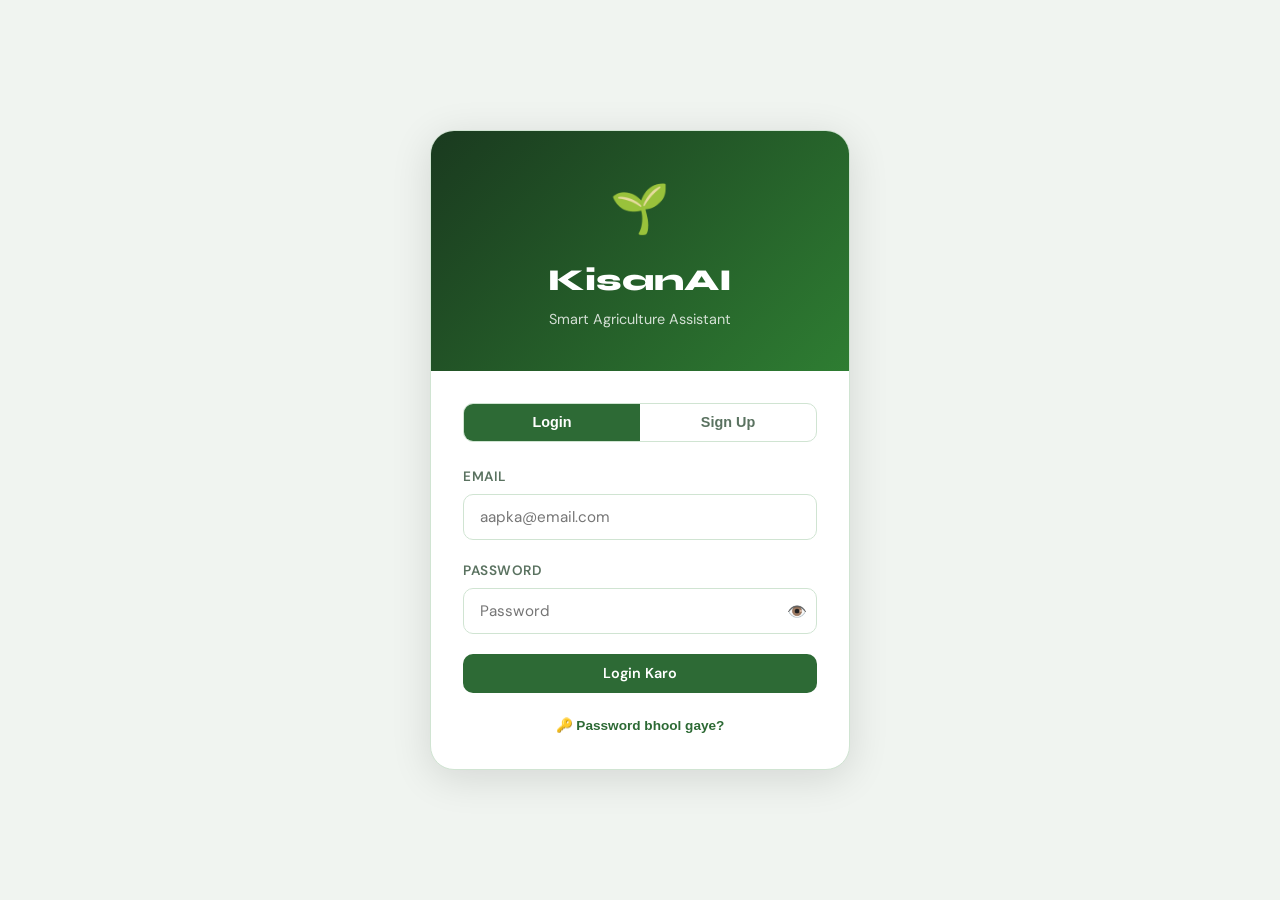
<file: frontend/grow.html>
<!DOCTYPE html>
<html lang="en">
<head>
  <meta charset="UTF-8" />
  <meta name="viewport" content="width=device-width, initial-scale=1.0, maximum-scale=1.0" />
  <title>Grow With Me — KisanAI</title>
  <link rel="stylesheet" href="css/style.css" />
  <style>
    :root {
      --soil: #5d4037; --soil-l: #8d6e63;
      --leaf: #2e7d32; --leaf-l: #66bb6a;
      --sky-g: #e3f2fd; --pot: #bf360c;
    }

    body { background: var(--bg); min-height: 100vh; }

    /* ===== HEADER ===== */
    .gwm-header {
      background: linear-gradient(135deg, var(--green-deep), #1b5e20);
      color: white; padding: 1.25rem 1.5rem;
      display: flex; align-items: center; justify-content: space-between; flex-wrap: wrap; gap: 1rem;
    }
    .gwm-title { font-family: 'Syne', sans-serif; font-size: 1.4rem; font-weight: 800; }
    .user-chip {
      background: rgba(255,255,255,0.15); border-radius: 20px;
      padding: 0.4rem 1rem; font-size: 0.85rem; display: flex; align-items: center; gap: 6px;
    }

    /* ===== PLANT SELECTOR ===== */
    .selector-wrap { padding: 1.5rem; max-width: 1100px; margin: 0 auto; }
    .section-head { font-family: 'Syne', sans-serif; font-size: 1.2rem; font-weight: 700; color: var(--green-deep); margin-bottom: 0.5rem; }
    .section-sub { color: var(--text-muted); font-size: 0.85rem; margin-bottom: 1.25rem; }

    .category-tabs { display: flex; gap: 0.5rem; flex-wrap: wrap; margin-bottom: 1.25rem; }
    .cat-tab {
      padding: 0.4rem 1rem; border-radius: 20px; border: 1.5px solid var(--border);
      background: var(--surface); cursor: pointer; font-size: 0.85rem; font-weight: 600;
      color: var(--text-muted); transition: var(--transition);
    }
    .cat-tab.active, .cat-tab:hover { background: var(--green-mid); border-color: var(--green-mid); color: white; }

    .plant-grid {
      display: grid; grid-template-columns: repeat(auto-fill, minmax(130px, 1fr)); gap: 0.75rem;
      margin-bottom: 1.5rem;
    }
    .plant-card {
      background: var(--surface); border: 2px solid var(--border); border-radius: var(--radius);
      padding: 1rem 0.75rem; text-align: center; cursor: pointer; transition: var(--transition);
    }
    .plant-card:hover { border-color: var(--green-bright); transform: translateY(-3px); box-shadow: var(--shadow-md); }
    .plant-card.selected { border-color: var(--green-mid); background: var(--green-pale); }
    .plant-card .icon { font-size: 2rem; display: block; margin-bottom: 0.4rem; }
    .plant-card .name { font-size: 0.8rem; font-weight: 600; color: var(--text); }
    .plant-card .time { font-size: 0.7rem; color: var(--text-muted); margin-top: 2px; }

    .grow-btn {
      width: 100%; padding: 1rem; font-size: 1rem; border-radius: 14px;
      background: linear-gradient(135deg, var(--green-mid), var(--green-deep));
      color: white; border: none; cursor: pointer; font-family: 'Syne', sans-serif;
      font-weight: 700; transition: var(--transition); display: none;
    }
    .grow-btn:hover { transform: translateY(-2px); box-shadow: var(--shadow-md); }

    /* ===== MY PLANTS DASHBOARD ===== */
    .my-plants { padding: 0 1.5rem 2rem; max-width: 1100px; margin: 0 auto; }
    .plants-grid { display: grid; grid-template-columns: repeat(auto-fill, minmax(300px, 1fr)); gap: 1.25rem; }

    /* ===== PLANT POT CARD ===== */
    .pot-card {
      background: var(--surface); border-radius: 20px; overflow: hidden;
      border: 1px solid var(--border); box-shadow: var(--shadow-sm); transition: var(--transition);
    }
    .pot-card:hover { box-shadow: var(--shadow-md); }

    .pot-scene {
      background: linear-gradient(180deg, #e8f5e9 0%, #c8e6c9 100%);
      height: 200px; display: flex; align-items: flex-end; justify-content: center;
      position: relative; overflow: hidden;
    }

    .soil-base {
      width: 100%; height: 60px; background: var(--soil);
      border-radius: 0 0 0 0; position: absolute; bottom: 0;
    }
    .soil-top {
      width: 80%; height: 8px; background: var(--soil-l);
      position: absolute; bottom: 60px; left: 10%; border-radius: 4px 4px 0 0;
    }

    /* Plant SVG grows based on stage */
    .plant-svg { position: absolute; bottom: 60px; left: 50%; transform: translateX(-50%); transition: all 1s ease; }

    .stage-badge {
      position: absolute; top: 10px; right: 10px;
      background: rgba(255,255,255,0.9); border-radius: 20px;
      padding: 3px 10px; font-size: 0.72rem; font-weight: 700;
      color: var(--green-deep);
    }

    .health-badge {
      position: absolute; top: 10px; left: 10px;
      border-radius: 20px; padding: 3px 10px; font-size: 0.72rem; font-weight: 700;
    }
    .health-good { background: var(--green-pale); color: var(--green-deep); }
    .health-warn { background: #fff8e1; color: #f57f17; }
    .health-bad  { background: #ffebee; color: var(--red); }

    .pot-info { padding: 1.1rem 1.25rem; }
    .pot-name { font-family: 'Syne', sans-serif; font-weight: 700; font-size: 1rem; color: var(--text); }
    .pot-meta { font-size: 0.8rem; color: var(--text-muted); margin: 2px 0 0.75rem; }

    .progress-row { display: flex; align-items: center; gap: 0.75rem; margin-bottom: 0.75rem; }
    .progress-label { font-size: 0.75rem; color: var(--text-muted); min-width: 80px; }
    .progress { flex: 1; height: 8px; background: var(--border); border-radius: 99px; overflow: hidden; }
    .progress-bar { height: 100%; background: var(--green-bright); border-radius: 99px; transition: width 0.8s ease; }
    .progress-pct { font-size: 0.75rem; font-weight: 700; color: var(--green-mid); min-width: 36px; text-align: right; }

    .task-row { background: var(--surface2); border-radius: 10px; padding: 0.6rem 0.85rem; margin-bottom: 0.75rem; }
    .task-row .task-label { font-size: 0.82rem; font-weight: 600; color: var(--green-deep); }
    .task-row .task-desc { font-size: 0.78rem; color: var(--text-muted); margin-top: 2px; }

    .pot-actions { display: flex; gap: 0.5rem; }
    .pot-actions button {
      flex: 1; padding: 0.5rem; border-radius: 8px; border: 1.5px solid var(--border);
      background: var(--surface); cursor: pointer; font-size: 0.78rem; font-weight: 600;
      color: var(--text); transition: var(--transition);
    }
    .pot-actions button:hover { border-color: var(--green-bright); color: var(--green-mid); }
    .pot-actions .photo-btn { background: var(--green-mid); color: white; border-color: var(--green-mid); }
    .pot-actions .photo-btn:hover { background: var(--green-deep); }

    /* ===== WEEKLY PHOTO MODAL ===== */
    .modal-overlay {
      display: none; position: fixed; inset: 0; background: rgba(0,0,0,0.6);
      z-index: 200; align-items: center; justify-content: center; padding: 1rem;
    }
    .modal-overlay.open { display: flex; }
    .modal-box {
      background: var(--surface); border-radius: 20px; width: 100%; max-width: 480px;
      max-height: 90vh; overflow-y: auto; box-shadow: var(--shadow-lg);
    }
    .modal-header {
      padding: 1.25rem 1.5rem; border-bottom: 1px solid var(--border);
      display: flex; align-items: center; justify-content: space-between;
    }
    .modal-header h3 { font-family: 'Syne', sans-serif; font-weight: 700; font-size: 1rem; }
    .modal-close { background: none; border: none; font-size: 1.2rem; cursor: pointer; color: var(--text-muted); }
    .modal-body { padding: 1.5rem; }

    .upload-area {
      border: 2px dashed var(--border); border-radius: 12px; padding: 2rem;
      text-align: center; cursor: pointer; transition: var(--transition);
    }
    .upload-area:hover { border-color: var(--green-bright); background: var(--green-pale); }
    .upload-area .upload-icon { font-size: 2.5rem; }
    .upload-area p { font-size: 0.85rem; color: var(--text-muted); margin-top: 0.5rem; }

    .analysis-result {
      background: var(--surface2); border-radius: 12px; padding: 1rem; margin-top: 1rem; display: none;
    }
    .analysis-result.healthy { border-left: 4px solid var(--green-bright); }
    .analysis-result.issue { border-left: 4px solid #f57f17; }

    /* ===== GUIDE MODAL ===== */
    .guide-step {
      display: flex; gap: 1rem; align-items: flex-start; margin-bottom: 1.25rem;
    }
    .guide-step .step-num {
      width: 32px; height: 32px; background: var(--green-mid); color: white;
      border-radius: 50%; display: flex; align-items: center; justify-content: center;
      font-weight: 700; font-size: 0.85rem; flex-shrink: 0;
    }
    .guide-step .step-img {
      font-size: 2rem; text-align: center; display: block;
    }
    .guide-step h4 { font-size: 0.9rem; font-weight: 700; margin-bottom: 2px; }
    .guide-step p { font-size: 0.82rem; color: var(--text-muted); line-height: 1.5; }

    .empty-state {
      text-align: center; padding: 3rem 1.5rem; color: var(--text-muted);
    }
    .empty-state .big-icon { font-size: 4rem; display: block; margin-bottom: 1rem; }

    @media (max-width: 600px) {
      .plant-grid { grid-template-columns: repeat(auto-fill, minmax(100px, 1fr)); }
      .plants-grid { grid-template-columns: 1fr; }
    }
  </style>
</head>
<body>

<!-- HEADER -->
<div class="gwm-header">
  <div>
    <div class="gwm-title">🌱 Grow With Me</div>
    <div style="font-size:0.8rem; opacity:0.7;">Apna plant ugao, AI ke saath!</div>
  </div>
  <div style="display:flex; gap:0.75rem; align-items:center; flex-wrap:wrap;">
    <div class="user-chip">👨‍🌾 <span id="userName">Loading...</span></div>
    <a href="index.html" class="btn btn-secondary btn-sm" style="color:white; border-color:rgba(255,255,255,0.3);">🏠 Home</a>
    <button class="btn btn-secondary btn-sm" onclick="doLogout()" style="color:white; border-color:rgba(255,255,255,0.3);">Logout</button>
  </div>
</div>

<!-- MY PLANTS (shown when user has plants) -->
<div class="my-plants" id="myPlantsSection">
  <div style="display:flex; align-items:center; justify-content:space-between; flex-wrap:wrap; gap:1rem; margin-bottom:1.25rem; padding-top:1.5rem;">
    <div>
      <div class="section-head">🌿 Mere Plants</div>
      <div class="section-sub">Apne growing plants ki progress dekho</div>
    </div>
    <button class="btn btn-primary" onclick="showSelector()">+ Naya Plant Lagao</button>
  </div>
  <div class="plants-grid" id="plantsGrid"></div>
</div>

<!-- PLANT SELECTOR -->
<div class="selector-wrap" id="selectorSection" style="display:none;">
  <div style="display:flex; align-items:center; gap:1rem; margin-bottom:1.25rem;">
    <button class="btn btn-secondary btn-sm" id="backBtn" onclick="hideSelector()" style="display:none;">← Wapas</button>
    <div>
      <div class="section-head">🌱 Konsa plant ugana chahte ho?</div>
      <div class="section-sub">Plant choose karo, AI guide karega!</div>
    </div>
  </div>

  <div class="category-tabs" id="categoryTabs"></div>
  <div class="plant-grid" id="plantGrid"></div>

  <div id="plantGuideSection" style="display:none;">
    <div style="background:var(--green-pale); border-radius:14px; padding:1.25rem; margin-bottom:1.25rem; border:1.5px solid var(--green-bright);">
      <div style="font-family:'Syne',sans-serif; font-weight:700; font-size:1rem; color:var(--green-deep); margin-bottom:0.75rem;" id="guideTitle"></div>
      <div id="guideSteps"></div>
    </div>
  </div>

  <button class="grow-btn" id="growBtn" onclick="startGrowing()">🌱 Grow with Me!</button>
</div>

<!-- WEEKLY PHOTO MODAL -->
<div class="modal-overlay" id="photoModal">
  <div class="modal-box">
    <div class="modal-header">
      <h3>📷 Weekly Health Check</h3>
      <button class="modal-close" onclick="closeModal('photoModal')">✕</button>
    </div>
    <div class="modal-body">
      <p style="font-size:0.85rem; color:var(--text-muted); margin-bottom:1rem;" id="photoModalPlantName"></p>
      <input type="file" id="photoInput" accept="image/*" style="display:none;" onchange="analyzePhoto(event)" />
      <div class="upload-area" onclick="document.getElementById('photoInput').click()">
        <div class="upload-icon">📸</div>
        <p>Apne plant ki photo click karo ya upload karo</p>
        <p style="font-size:0.75rem; margin-top:4px;">AI health check karega</p>
      </div>
      <div class="analysis-result" id="analysisResult">
        <div style="font-weight:700; font-size:0.9rem; margin-bottom:0.5rem;" id="analysisTitle"></div>
        <div style="font-size:0.85rem; line-height:1.6;" id="analysisText"></div>
      </div>
    </div>
  </div>
</div>

<!-- GUIDE MODAL -->
<div class="modal-overlay" id="guideModal">
  <div class="modal-box">
    <div class="modal-header">
      <h3 id="guideModalTitle">Growing Guide</h3>
      <button class="modal-close" onclick="closeModal('guideModal')">✕</button>
    </div>
    <div class="modal-body" id="guideModalBody"></div>
  </div>
</div>

<script src="js/grow.js"></script>
</body>
</html>
</file>
<file: frontend/css/style.css>
/* ===== AGRO WEATHER AI — GLOBAL STYLES ===== */
@import url('https://fonts.googleapis.com/css2?family=Syne:wght@400;600;700;800&family=DM+Sans:wght@300;400;500;600&display=swap');

:root {
  --green-deep:    #1a3a1f;
  --green-mid:     #2d6a35;
  --green-bright:  #4caf50;
  --green-light:   #81c784;
  --green-pale:    #e8f5e9;
  --earth:         #8d6e63;
  --earth-light:   #d7ccc8;
  --sky:           #1565c0;
  --sky-light:     #e3f2fd;
  --gold:          #f9a825;
  --gold-light:    #fff8e1;
  --red:           #c62828;
  --bg:            #f0f4f0;
  --surface:       #ffffff;
  --surface2:      #f7faf7;
  --text:          #1b2e1c;
  --text-muted:    #5a7260;
  --border:        #d0e4d2;
  --shadow-sm:     0 2px 8px rgba(30,60,30,0.08);
  --shadow-md:     0 4px 20px rgba(30,60,30,0.12);
  --shadow-lg:     0 8px 40px rgba(30,60,30,0.16);
  --radius:        16px;
  --radius-sm:     10px;
  --radius-xl:     28px;
  --transition:    0.25s cubic-bezier(0.4, 0, 0.2, 1);
}

*, *::before, *::after { box-sizing: border-box; margin: 0; padding: 0; }

html { scroll-behavior: smooth; }

body {
  font-family: 'DM Sans', sans-serif;
  background: var(--bg);
  color: var(--text);
  min-height: 100vh;
  font-size: 15px;
  line-height: 1.6;
}

/* ===== NAV ===== */
.nav {
  background: var(--green-deep);
  padding: 0 2rem;
  display: flex;
  align-items: center;
  justify-content: space-between;
  height: 64px;
  position: sticky;
  top: 0;
  z-index: 100;
  box-shadow: 0 2px 20px rgba(0,0,0,0.25);
}

.nav-brand {
  display: flex;
  align-items: center;
  gap: 10px;
  text-decoration: none;
  color: #fff;
  font-family: 'Syne', sans-serif;
  font-weight: 800;
  font-size: 1.25rem;
  letter-spacing: -0.3px;
}

.nav-brand .logo-icon { font-size: 1.6rem; }

.nav-links {
  display: flex;
  gap: 0.25rem;
  list-style: none;
}

.nav-links a {
  color: rgba(255,255,255,0.75);
  text-decoration: none;
  padding: 0.5rem 1rem;
  border-radius: 8px;
  font-size: 0.9rem;
  font-weight: 500;
  display: flex;
  align-items: center;
  gap: 6px;
  transition: var(--transition);
}

.nav-links a:hover,
.nav-links a.active {
  color: #fff;
  background: rgba(255,255,255,0.12);
}

/* ===== HERO ===== */
.hero {
  background: linear-gradient(135deg, var(--green-deep) 0%, #2e7d32 60%, #388e3c 100%);
  color: white;
  padding: 5rem 2rem 4rem;
  text-align: center;
  position: relative;
  overflow: hidden;
}

.hero::before {
  content: '';
  position: absolute;
  inset: 0;
  background: url("data:image/svg+xml,%3Csvg width='60' height='60' viewBox='0 0 60 60' xmlns='http://www.w3.org/2000/svg'%3E%3Cg fill='none' fill-rule='evenodd'%3E%3Cg fill='%23ffffff' fill-opacity='0.04'%3E%3Ccircle cx='30' cy='30' r='4'/%3E%3C/g%3E%3C/g%3E%3C/svg%3E");
  pointer-events: none;
}

.hero h1 {
  font-family: 'Syne', sans-serif;
  font-size: clamp(2rem, 5vw, 3.5rem);
  font-weight: 800;
  line-height: 1.1;
  margin-bottom: 1rem;
  letter-spacing: -1px;
}

.hero p {
  font-size: 1.1rem;
  opacity: 0.85;
  max-width: 560px;
  margin: 0 auto 2.5rem;
}

/* ===== CARDS ===== */
.card {
  background: var(--surface);
  border-radius: var(--radius);
  box-shadow: var(--shadow-sm);
  border: 1px solid var(--border);
  overflow: hidden;
  transition: var(--transition);
}

.card:hover { box-shadow: var(--shadow-md); transform: translateY(-2px); }

.card-header {
  padding: 1.5rem 1.5rem 1rem;
  border-bottom: 1px solid var(--border);
  display: flex;
  align-items: center;
  gap: 0.75rem;
}

.card-header h2 {
  font-family: 'Syne', sans-serif;
  font-size: 1.1rem;
  font-weight: 700;
  color: var(--green-deep);
}

.card-body { padding: 1.5rem; }

/* ===== BUTTONS ===== */
.btn {
  display: inline-flex;
  align-items: center;
  justify-content: center;
  gap: 8px;
  padding: 0.65rem 1.5rem;
  border-radius: 10px;
  border: none;
  cursor: pointer;
  font-family: 'DM Sans', sans-serif;
  font-size: 0.9rem;
  font-weight: 600;
  transition: var(--transition);
  text-decoration: none;
}

.btn-primary {
  background: var(--green-mid);
  color: white;
}
.btn-primary:hover { background: var(--green-deep); transform: translateY(-1px); }

.btn-secondary {
  background: var(--surface);
  color: var(--text);
  border: 1.5px solid var(--border);
}
.btn-secondary:hover { border-color: var(--green-bright); color: var(--green-mid); }

.btn-danger {
  background: var(--red);
  color: white;
}
.btn-danger:hover { background: #b71c1c; }

.btn-gold {
  background: var(--gold);
  color: var(--green-deep);
}
.btn-gold:hover { background: #f57f17; }

.btn-lg { padding: 0.9rem 2rem; font-size: 1rem; border-radius: 12px; }
.btn-sm { padding: 0.4rem 1rem; font-size: 0.8rem; }
.btn-icon { padding: 0.6rem; border-radius: 8px; }

.btn:disabled { opacity: 0.5; cursor: not-allowed; transform: none !important; }

/* ===== GRID ===== */
.container { max-width: 1200px; margin: 0 auto; padding: 0 1.5rem; }
.grid-2 { display: grid; grid-template-columns: 1fr 1fr; gap: 1.5rem; }
.grid-3 { display: grid; grid-template-columns: repeat(3, 1fr); gap: 1.5rem; }
.grid-4 { display: grid; grid-template-columns: repeat(4, 1fr); gap: 1.25rem; }

@media (max-width: 900px) {
  .grid-3 { grid-template-columns: 1fr 1fr; }
  .grid-4 { grid-template-columns: 1fr 1fr; }
}
@media (max-width: 640px) {
  .grid-2, .grid-3, .grid-4 { grid-template-columns: 1fr; }
  .nav-links { display: none; }
}

/* ===== BADGES ===== */
.badge {
  display: inline-flex;
  align-items: center;
  gap: 4px;
  padding: 3px 10px;
  border-radius: 20px;
  font-size: 0.75rem;
  font-weight: 600;
}

.badge-green  { background: var(--green-pale); color: var(--green-mid); }
.badge-blue   { background: var(--sky-light);  color: var(--sky); }
.badge-gold   { background: var(--gold-light); color: #795548; }
.badge-red    { background: #ffebee;           color: var(--red); }

/* ===== WEATHER WIDGET ===== */
.weather-big {
  background: linear-gradient(135deg, #1565c0, #0d47a1);
  color: white;
  border-radius: var(--radius-xl);
  padding: 2rem;
  display: flex;
  gap: 2rem;
  align-items: center;
}

.weather-big .temp {
  font-family: 'Syne', sans-serif;
  font-size: 4rem;
  font-weight: 800;
  line-height: 1;
}

.weather-stats { display: flex; gap: 1rem; flex-wrap: wrap; margin-top: 1rem; }

.weather-stat {
  background: rgba(255,255,255,0.15);
  border-radius: 10px;
  padding: 0.5rem 1rem;
  font-size: 0.85rem;
  display: flex;
  align-items: center;
  gap: 6px;
}

/* ===== CROP CARD ===== */
.crop-card {
  background: var(--surface);
  border-radius: var(--radius);
  padding: 1.5rem;
  border: 1px solid var(--border);
  transition: var(--transition);
  cursor: pointer;
}

.crop-card:hover {
  border-color: var(--green-bright);
  box-shadow: var(--shadow-md);
  transform: translateY(-3px);
}

.crop-emoji { font-size: 3rem; display: block; margin-bottom: 0.75rem; }
.crop-name { font-family: 'Syne', sans-serif; font-size: 1.1rem; font-weight: 700; }
.crop-meta { color: var(--text-muted); font-size: 0.85rem; margin-top: 0.5rem; }

/* ===== FORMS ===== */
.form-group { margin-bottom: 1.25rem; }
.form-label { display: block; font-size: 0.85rem; font-weight: 600; color: var(--text-muted); margin-bottom: 0.4rem; text-transform: uppercase; letter-spacing: 0.5px; }

.form-control {
  width: 100%;
  padding: 0.75rem 1rem;
  border: 1.5px solid var(--border);
  border-radius: 10px;
  font-family: 'DM Sans', sans-serif;
  font-size: 0.95rem;
  background: var(--surface);
  color: var(--text);
  transition: var(--transition);
  outline: none;
}

.form-control:focus { border-color: var(--green-bright); box-shadow: 0 0 0 3px rgba(76,175,80,0.15); }

select.form-control { cursor: pointer; }

/* ===== ALERTS ===== */
.alert {
  padding: 1rem 1.25rem;
  border-radius: 10px;
  font-size: 0.9rem;
  display: flex;
  align-items: flex-start;
  gap: 0.75rem;
  margin-bottom: 1rem;
}

.alert-success { background: var(--green-pale); color: var(--green-deep); border-left: 4px solid var(--green-bright); }
.alert-info    { background: var(--sky-light);  color: #0d47a1; border-left: 4px solid var(--sky); }
.alert-warning { background: var(--gold-light); color: #4e342e; border-left: 4px solid var(--gold); }
.alert-danger  { background: #ffebee; color: var(--red); border-left: 4px solid var(--red); }

/* ===== LOADING ===== */
.spinner {
  width: 22px; height: 22px;
  border: 2.5px solid rgba(76,175,80,0.3);
  border-top-color: var(--green-bright);
  border-radius: 50%;
  animation: spin 0.7s linear infinite;
}

@keyframes spin { to { transform: rotate(360deg); } }

.loading-overlay {
  display: flex;
  flex-direction: column;
  align-items: center;
  justify-content: center;
  gap: 1rem;
  padding: 3rem;
  color: var(--text-muted);
}

/* ===== STAT BOX ===== */
.stat-box {
  background: var(--surface);
  border-radius: var(--radius);
  padding: 1.5rem;
  text-align: center;
  border: 1px solid var(--border);
}

.stat-value { font-family: 'Syne', sans-serif; font-size: 2rem; font-weight: 800; color: var(--green-mid); line-height: 1; }
.stat-label { font-size: 0.8rem; color: var(--text-muted); font-weight: 500; margin-top: 0.25rem; text-transform: uppercase; letter-spacing: 0.5px; }

/* ===== SECTION ===== */
section { padding: 2.5rem 0; }
.section-title { font-family: 'Syne', sans-serif; font-size: 1.6rem; font-weight: 800; color: var(--green-deep); margin-bottom: 0.5rem; }
.section-sub { color: var(--text-muted); margin-bottom: 2rem; }

/* ===== PROGRESS BAR ===== */
.progress { height: 10px; background: var(--border); border-radius: 99px; overflow: hidden; }
.progress-bar { height: 100%; background: var(--green-bright); border-radius: 99px; transition: width 0.6s ease; }
.progress-bar.rain { background: var(--sky); }

/* ===== FOOTER ===== */
.footer {
  background: var(--green-deep);
  color: rgba(255,255,255,0.7);
  text-align: center;
  padding: 2rem;
  font-size: 0.85rem;
  margin-top: 4rem;
}

.footer a { color: var(--green-light); text-decoration: none; }

/* ===== ANIMATIONS ===== */
@keyframes fadeInUp {
  from { opacity: 0; transform: translateY(20px); }
  to   { opacity: 1; transform: translateY(0); }
}

.fade-in { animation: fadeInUp 0.5s ease forwards; }
.fade-in-delay-1 { animation-delay: 0.1s; opacity: 0; animation-fill-mode: forwards; animation-name: fadeInUp; animation-duration: 0.5s; }
.fade-in-delay-2 { animation-delay: 0.2s; opacity: 0; animation-fill-mode: forwards; animation-name: fadeInUp; animation-duration: 0.5s; }
.fade-in-delay-3 { animation-delay: 0.3s; opacity: 0; animation-fill-mode: forwards; animation-name: fadeInUp; animation-duration: 0.5s; }

/* ===== CHATBOT SPECIFIC ===== */
.chat-container {
  display: flex;
  height: calc(100vh - 64px);
  overflow: hidden;
}

.chat-sidebar {
  width: 280px;
  background: var(--green-deep);
  color: white;
  padding: 1.5rem;
  overflow-y: auto;
  flex-shrink: 0;
}

.chat-main {
  flex: 1;
  display: flex;
  flex-direction: column;
  overflow: hidden;
}

.chat-messages {
  flex: 1;
  overflow-y: auto;
  padding: 1.5rem;
  display: flex;
  flex-direction: column;
  gap: 1rem;
}

.message {
  display: flex;
  gap: 0.75rem;
  align-items: flex-start;
  animation: fadeInUp 0.3s ease;
}

.message.user { flex-direction: row-reverse; }

.msg-avatar {
  width: 38px;
  height: 38px;
  border-radius: 50%;
  display: flex;
  align-items: center;
  justify-content: center;
  font-size: 1.1rem;
  flex-shrink: 0;
}

.msg-avatar.bot { background: var(--green-pale); }
.msg-avatar.user { background: var(--green-deep); }

.msg-bubble {
  max-width: 75%;
  padding: 0.85rem 1.1rem;
  border-radius: 18px;
  font-size: 0.92rem;
  line-height: 1.6;
  white-space: pre-wrap;
}

.message.bot .msg-bubble {
  background: var(--surface);
  border: 1px solid var(--border);
  border-top-left-radius: 4px;
}

.message.user .msg-bubble {
  background: var(--green-mid);
  color: white;
  border-top-right-radius: 4px;
}

.chat-input-area {
  padding: 1rem 1.5rem;
  background: var(--surface);
  border-top: 1px solid var(--border);
}

.chat-input-row {
  display: flex;
  gap: 0.75rem;
  align-items: flex-end;
}

.chat-input {
  flex: 1;
  resize: none;
  min-height: 44px;
  max-height: 120px;
  padding: 0.75rem 1rem;
  border: 1.5px solid var(--border);
  border-radius: 12px;
  font-family: 'DM Sans', sans-serif;
  font-size: 0.95rem;
  outline: none;
  transition: var(--transition);
}

.chat-input:focus { border-color: var(--green-bright); box-shadow: 0 0 0 3px rgba(76,175,80,0.15); }

.img-preview {
  width: 60px;
  height: 60px;
  object-fit: cover;
  border-radius: 8px;
  border: 2px solid var(--green-bright);
}

.img-preview-wrap {
  position: relative;
  display: inline-block;
}

.img-preview-wrap .remove-btn {
  position: absolute;
  top: -6px;
  right: -6px;
  width: 20px;
  height: 20px;
  background: var(--red);
  color: white;
  border: none;
  border-radius: 50%;
  font-size: 0.7rem;
  cursor: pointer;
  display: flex;
  align-items: center;
  justify-content: center;
}

.recording-indicator {
  display: flex;
  align-items: center;
  gap: 6px;
  color: var(--red);
  font-size: 0.85rem;
  font-weight: 600;
}

.recording-dot {
  width: 8px;
  height: 8px;
  background: var(--red);
  border-radius: 50%;
  animation: pulse 1s ease infinite;
}

@keyframes pulse {
  0%, 100% { opacity: 1; }
  50% { opacity: 0; }
}

/* Rain Gauge */
.rain-gauge {
  text-align: center;
  padding: 2rem;
}

.gauge-circle {
  width: 140px;
  height: 140px;
  border-radius: 50%;
  background: conic-gradient(var(--sky) var(--pct, 0deg), var(--border) 0deg);
  display: flex;
  align-items: center;
  justify-content: center;
  margin: 0 auto 1rem;
  position: relative;
}

.gauge-circle::after {
  content: '';
  position: absolute;
  width: 100px;
  height: 100px;
  background: var(--surface);
  border-radius: 50%;
}

.gauge-pct {
  position: relative;
  z-index: 1;
  font-family: 'Syne', sans-serif;
  font-size: 1.6rem;
  font-weight: 800;
  color: var(--sky);
}
</file>
